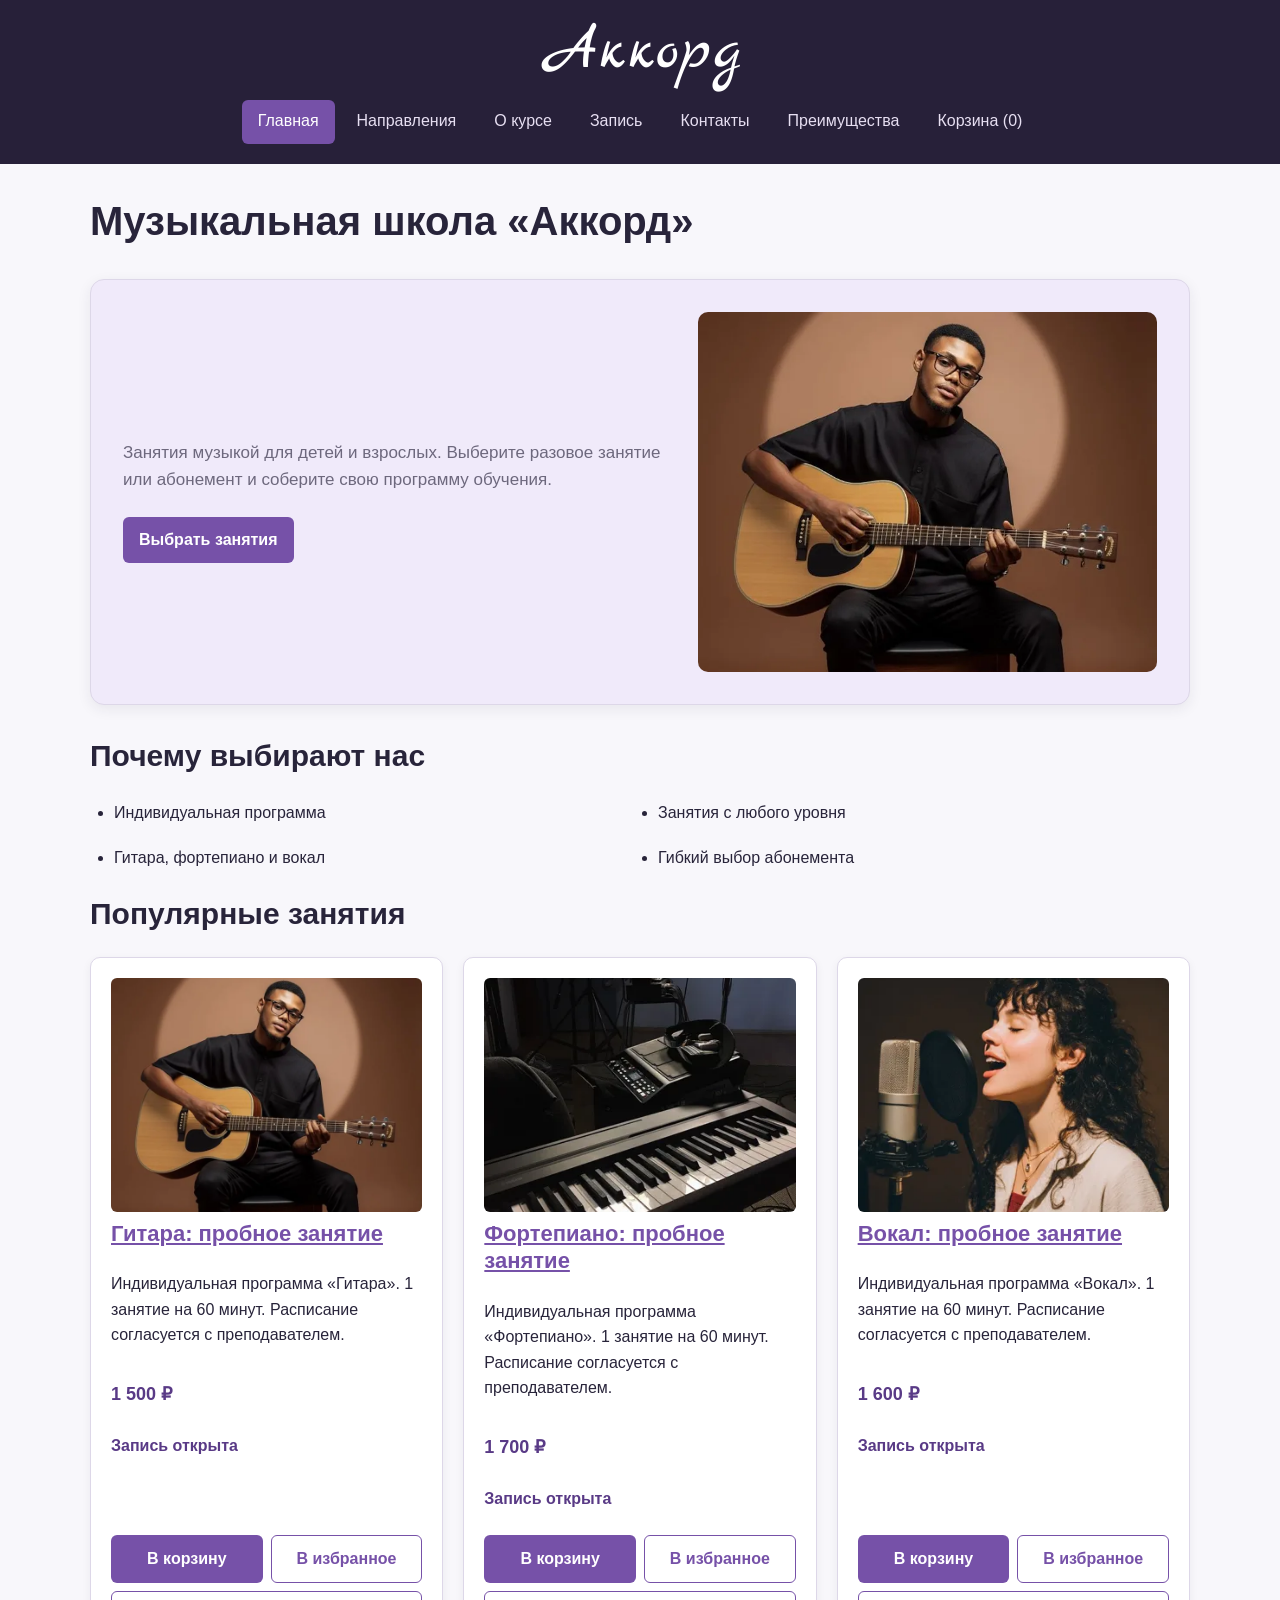
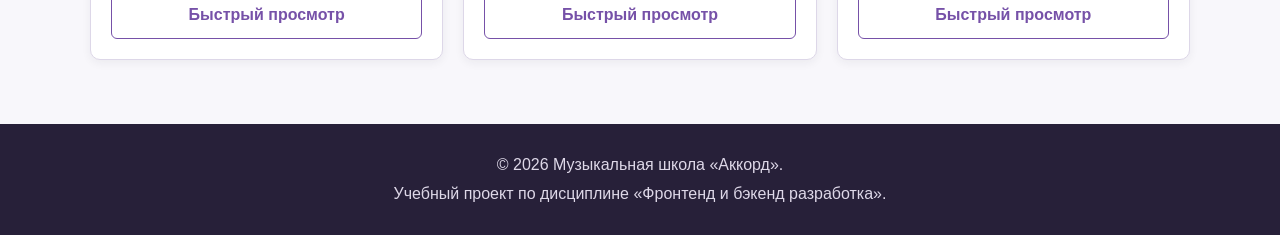
<file: index.html>
<!doctype html>
<html lang="ru">
  <head>
    <meta charset="UTF-8" />
    <!-- Cтрока нужна для правильного отображения страницы на телефонах и планшетах -->
    <meta name="viewport" content="width=device-width, initial-scale=1.0" />
    <meta
      name="description"
      content="Музыкальная школа Аккорд — занятия музыкой для детей и взрослых."
    />

    <meta property="og:type" content="website" />
    <meta property="og:title" content="Музыкальная школа Аккорд" />
    <meta
      property="og:description"
      content="Занятия вокалом, гитарой и фортепиано для детей и взрослых."
    />
    <meta
      property="og:image"
      content="https://zakhar-buldin.github.io/kr4-js-shop/images/guitar.jpg"
    />

    <title>Музыкальная школа «Аккорд» — Аккорд</title>

    <!-- Подключение стилей -->
    <link rel="preconnect" href="https://fonts.googleapis.com" />
    <link rel="preconnect" href="https://fonts.gstatic.com" crossorigin />
    <link
      href="https://fonts.googleapis.com/css2?family=Marck+Script&display=swap"
      rel="stylesheet"
    />

    <link rel="stylesheet" href="css/style.css" />
    <link rel="stylesheet" href="css/responsive.css" />

    <!-- Подключение JavaScript-файла -->
    <!-- defer позволяет не блокировать разбор HTML и гарантирует выполнение скрипта после построения документа-->
    <script src="js/data.js" defer></script>
    <script src="js/cart.js" defer></script>
    <script src="js/modal.js" defer></script>
    <script src="js/catalog.js" defer></script>
    <script src="js/validation.js" defer></script>
    <script src="js/main.js" defer></script>

    <link rel="stylesheet" href="css/shop.css" />
  </head>
  <body>
    <a class="skip-link" href="#main">Перейти к содержимому</a>
    <header class="site-header">
      <div class="site-header__inner">
        <a class="site-header__logo" href="index.html">Аккорд</a>

        <!-- Блок навигации, в котором находятся основные ссылки по сайту или странице -->
        <button
          class="menu-toggle"
          type="button"
          aria-expanded="false"
          aria-controls="main-nav"
          hidden
        >
          Меню
        </button>
        <nav id="main-nav" class="site-nav" aria-label="Основная навигация">
          <ul class="site-nav__list">
            <li class="site-nav__item">
              <a
                class="site-nav__link site-nav__link--active"
                aria-current="page"
                href="index.html"
              >
                Главная
              </a>
            </li>

            <li class="site-nav__item">
              <a class="site-nav__link" href="catalog.html"> Направления </a>
            </li>

            <li class="site-nav__item">
              <a class="site-nav__link" href="product.html"> О курсе </a>
            </li>

            <li class="site-nav__item">
              <a class="site-nav__link" href="order.html"> Запись </a>
            </li>

            <li class="site-nav__item">
              <a class="site-nav__link" href="contacts.html"> Контакты </a>
            </li>

            <li class="site-nav__item">
              <a class="site-nav__link" href="index.html#advantages">
                Преимущества
              </a>
            </li>
            <li>
              <a class="site-nav__link" href="cart.html"
                >Корзина (<span data-cart-count>0</span>)</a
              >
            </li>
          </ul>
        </nav>
      </div>
    </header>

    <main id="main" tabindex="-1">
      <noscript
        ><p>
          Для каталога, корзины и форм включите JavaScript в браузере.
        </p></noscript
      >
      <section class="section">
        <h1>Музыкальная школа «Аккорд»</h1>
        <div class="hero">
          <div>
            <p>
              Занятия музыкой для детей и взрослых. Выберите разовое занятие или
              абонемент и соберите свою программу обучения.
            </p>
            <a class="button button--primary" href="catalog.html"
              >Выбрать занятия</a
            >
          </div>
          <img
            class="hero__image"
            src="images/guitar-720.webp"
            alt="Гитарист"
            width="720"
            height="920"
          />
        </div>
        <section id="advantages">
          <h2>Почему выбирают нас</h2>
          <ul class="advantages-list">
            <li>Индивидуальная программа</li>
            <li>Занятия с любого уровня</li>
            <li>Гитара, фортепиано и вокал</li>
            <li>Гибкий выбор абонемента</li>
          </ul>
        </section>
        <h2>Популярные занятия</h2>
        <div id="featured" class="products-grid"></div>
      </section>
    </main>
    <footer class="site-footer" id="contacts">
      <!-- &copy - HTML-сущность символа авторского права -->
      <p>&copy; 2026 Музыкальная школа «Аккорд».</p>
      <p>Учебный проект по дисциплине «Фронтенд и бэкенд разработка».</p>
    </footer>
    <p id="notice" class="notice" role="status"></p>
    <dialog
      id="course-dialog"
      class="order-dialog"
      aria-labelledby="dialog-title"
    >
      <button type="button" id="dialog-close" class="button button--secondary">
        Закрыть
      </button>
      <h2 id="dialog-title"></h2>
      <p id="dialog-description"></p>
      <p id="dialog-price"></p>
      <button type="button" id="dialog-add" class="button button--primary">
        В корзину
      </button>
    </dialog>
  </body>
</html>
</file>
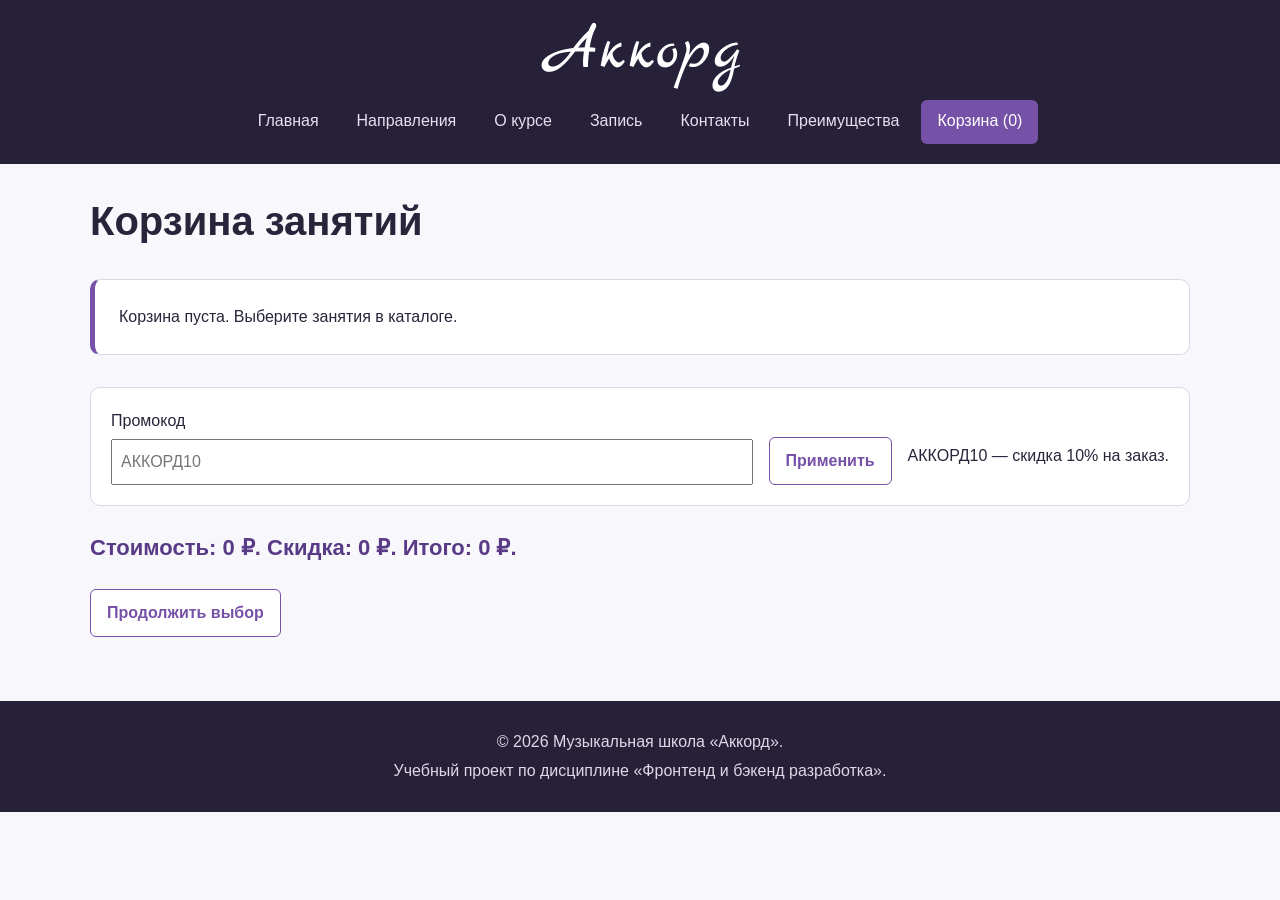
<file: cart.html>
<!doctype html>
<html lang="ru">
  <head>
    <meta charset="UTF-8" />
    <!-- Cтрока нужна для правильного отображения страницы на телефонах и планшетах -->
    <meta name="viewport" content="width=device-width, initial-scale=1.0" />
    <meta
      name="description"
      content="Музыкальная школа Аккорд — занятия музыкой для детей и взрослых."
    />

    <meta property="og:type" content="website" />
    <meta property="og:title" content="Музыкальная школа Аккорд" />
    <meta
      property="og:description"
      content="Занятия вокалом, гитарой и фортепиано для детей и взрослых."
    />
    <meta
      property="og:image"
      content="https://zakhar-buldin.github.io/kr4-js-shop/images/guitar.jpg"
    />

    <title>Корзина занятий — Аккорд</title>

    <!-- Подключение стилей -->
    <link rel="preconnect" href="https://fonts.googleapis.com" />
    <link rel="preconnect" href="https://fonts.gstatic.com" crossorigin />
    <link
      href="https://fonts.googleapis.com/css2?family=Marck+Script&display=swap"
      rel="stylesheet"
    />

    <link rel="stylesheet" href="css/style.css" />
    <link rel="stylesheet" href="css/responsive.css" />

    <!-- Подключение JavaScript-файла -->
    <!-- defer позволяет не блокировать разбор HTML и гарантирует выполнение скрипта после построения документа-->
    <script src="js/data.js" defer></script>
    <script src="js/cart.js" defer></script>
    <script src="js/modal.js" defer></script>
    <script src="js/catalog.js" defer></script>
    <script src="js/validation.js" defer></script>
    <script src="js/main.js" defer></script>

    <link rel="stylesheet" href="css/shop.css" />
  </head>
  <body>
    <a class="skip-link" href="#main">Перейти к содержимому</a>
    <header class="site-header">
      <div class="site-header__inner">
        <a class="site-header__logo" href="index.html">Аккорд</a>

        <!-- Блок навигации, в котором находятся основные ссылки по сайту или странице -->
        <button
          class="menu-toggle"
          type="button"
          aria-expanded="false"
          aria-controls="main-nav"
          hidden
        >
          Меню
        </button>
        <nav id="main-nav" class="site-nav" aria-label="Основная навигация">
          <ul class="site-nav__list">
            <li class="site-nav__item">
              <a class="site-nav__link" href="index.html"> Главная </a>
            </li>

            <li class="site-nav__item">
              <a class="site-nav__link" href="catalog.html"> Направления </a>
            </li>

            <li class="site-nav__item">
              <a class="site-nav__link" href="product.html"> О курсе </a>
            </li>

            <li class="site-nav__item">
              <a class="site-nav__link" href="order.html"> Запись </a>
            </li>

            <li class="site-nav__item">
              <a class="site-nav__link" href="contacts.html"> Контакты </a>
            </li>

            <li class="site-nav__item">
              <a class="site-nav__link" href="index.html#advantages">
                Преимущества
              </a>
            </li>
            <li>
              <a
                class="site-nav__link site-nav__link--active"
                aria-current="page"
                href="cart.html"
                >Корзина (<span data-cart-count>0</span>)</a
              >
            </li>
          </ul>
        </nav>
      </div>
    </header>

    <main id="main" tabindex="-1">
      <noscript
        ><p>
          Для каталога, корзины и форм включите JavaScript в браузере.
        </p></noscript
      >
      <section class="section">
        <h1>Корзина занятий</h1>
        <div id="cart-items"></div>
        <form id="promo-form" class="controls">
          <label>Промокод<input id="promo" placeholder="АККОРД10" /></label
          ><button class="button button--secondary">Применить</button>
          <p id="promo-message" role="status">
            АККОРД10 — скидка 10% на заказ.
          </p>
        </form>
        <p id="cart-total" class="product-details__price" role="status"></p>
        <a id="checkout" class="button button--primary" href="order.html"
          >Оформить заявку</a
        ><a class="button button--secondary" href="catalog.html"
          >Продолжить выбор</a
        >
      </section>
    </main>
    <footer class="site-footer" id="contacts">
      <!-- &copy - HTML-сущность символа авторского права -->
      <p>&copy; 2026 Музыкальная школа «Аккорд».</p>
      <p>Учебный проект по дисциплине «Фронтенд и бэкенд разработка».</p>
    </footer>
    <p id="notice" class="notice" role="status"></p>
    <dialog
      id="course-dialog"
      class="order-dialog"
      aria-labelledby="dialog-title"
    >
      <button type="button" id="dialog-close" class="button button--secondary">
        Закрыть
      </button>
      <h2 id="dialog-title"></h2>
      <p id="dialog-description"></p>
      <p id="dialog-price"></p>
      <button type="button" id="dialog-add" class="button button--primary">
        В корзину
      </button>
    </dialog>
  </body>
</html>
</file>
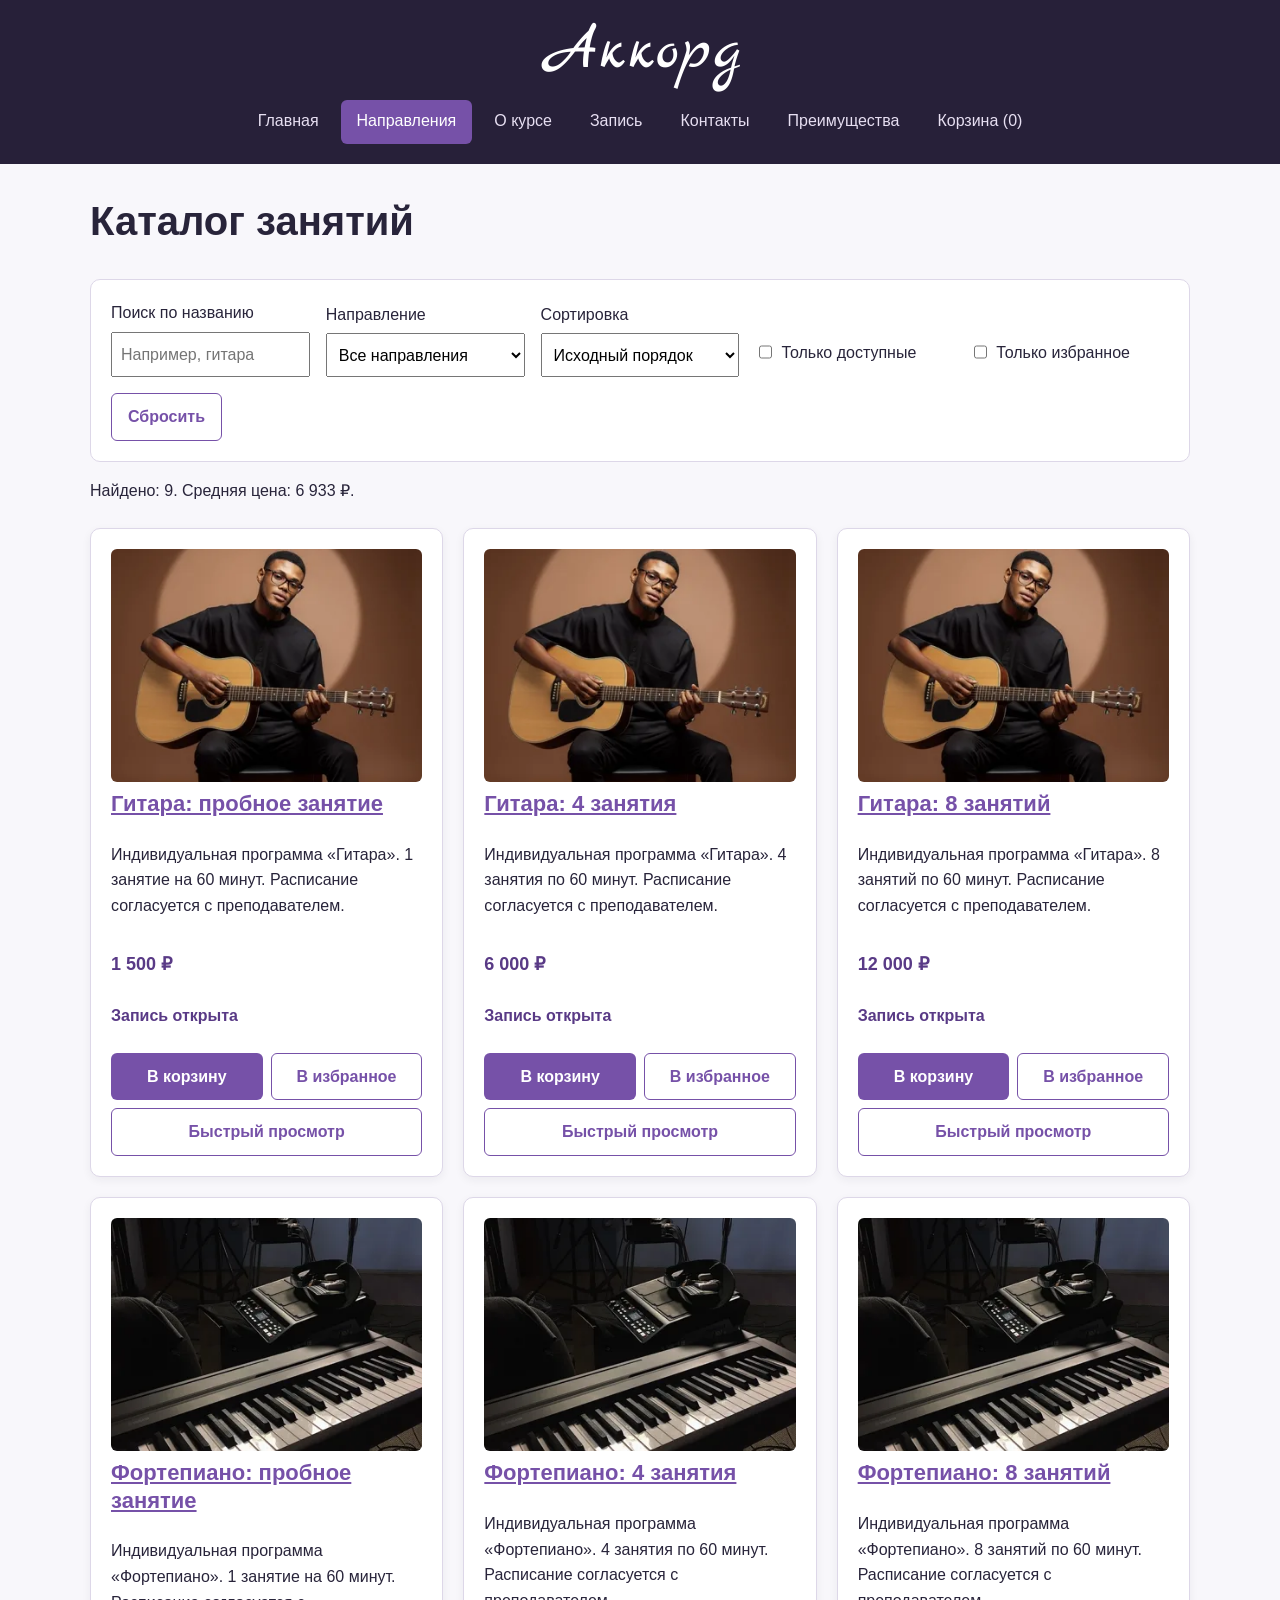
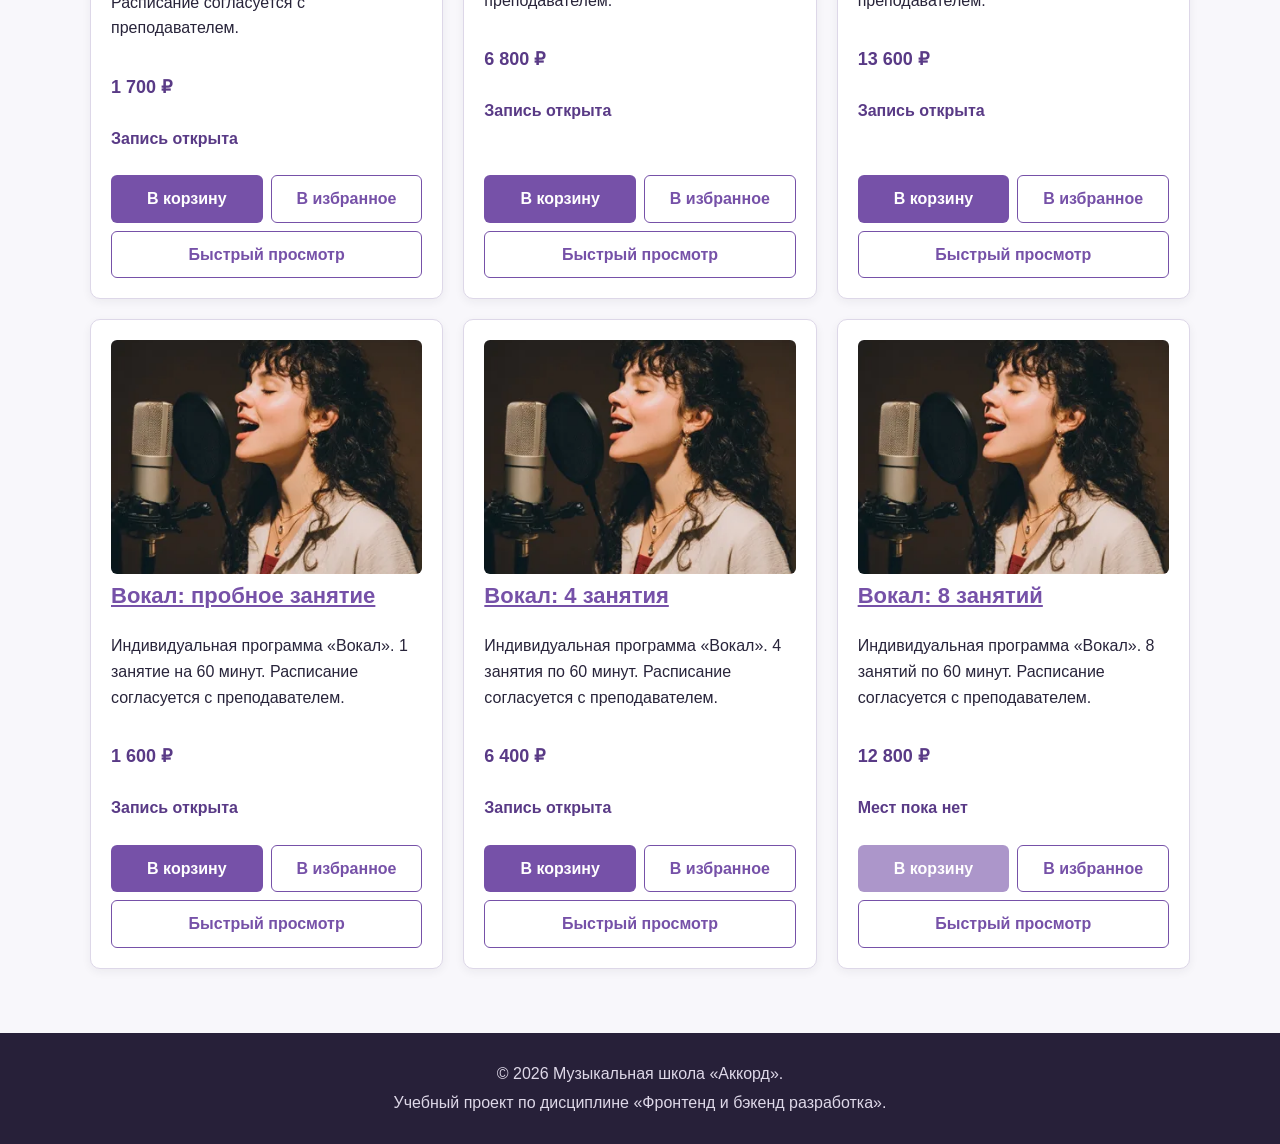
<file: catalog.html>
<!doctype html>
<html lang="ru">
  <head>
    <meta charset="UTF-8" />
    <!-- Cтрока нужна для правильного отображения страницы на телефонах и планшетах -->
    <meta name="viewport" content="width=device-width, initial-scale=1.0" />
    <meta
      name="description"
      content="Музыкальная школа Аккорд — занятия музыкой для детей и взрослых."
    />

    <meta property="og:type" content="website" />
    <meta property="og:title" content="Музыкальная школа Аккорд" />
    <meta
      property="og:description"
      content="Занятия вокалом, гитарой и фортепиано для детей и взрослых."
    />
    <meta
      property="og:image"
      content="https://zakhar-buldin.github.io/kr4-js-shop/images/guitar.jpg"
    />

    <title>Каталог занятий — Аккорд</title>

    <!-- Подключение стилей -->
    <link rel="preconnect" href="https://fonts.googleapis.com" />
    <link rel="preconnect" href="https://fonts.gstatic.com" crossorigin />
    <link
      href="https://fonts.googleapis.com/css2?family=Marck+Script&display=swap"
      rel="stylesheet"
    />

    <link rel="stylesheet" href="css/style.css" />
    <link rel="stylesheet" href="css/responsive.css" />

    <!-- Подключение JavaScript-файла -->
    <!-- defer позволяет не блокировать разбор HTML и гарантирует выполнение скрипта после построения документа-->
    <script src="js/data.js" defer></script>
    <script src="js/cart.js" defer></script>
    <script src="js/modal.js" defer></script>
    <script src="js/catalog.js" defer></script>
    <script src="js/validation.js" defer></script>
    <script src="js/main.js" defer></script>

    <link rel="stylesheet" href="css/shop.css" />
  </head>
  <body>
    <a class="skip-link" href="#main">Перейти к содержимому</a>
    <header class="site-header">
      <div class="site-header__inner">
        <a class="site-header__logo" href="index.html">Аккорд</a>

        <!-- Блок навигации, в котором находятся основные ссылки по сайту или странице -->
        <button
          class="menu-toggle"
          type="button"
          aria-expanded="false"
          aria-controls="main-nav"
          hidden
        >
          Меню
        </button>
        <nav id="main-nav" class="site-nav" aria-label="Основная навигация">
          <ul class="site-nav__list">
            <li class="site-nav__item">
              <a class="site-nav__link" href="index.html"> Главная </a>
            </li>

            <li class="site-nav__item">
              <a
                class="site-nav__link site-nav__link--active"
                aria-current="page"
                href="catalog.html"
              >
                Направления
              </a>
            </li>

            <li class="site-nav__item">
              <a class="site-nav__link" href="product.html"> О курсе </a>
            </li>

            <li class="site-nav__item">
              <a class="site-nav__link" href="order.html"> Запись </a>
            </li>

            <li class="site-nav__item">
              <a class="site-nav__link" href="contacts.html"> Контакты </a>
            </li>

            <li class="site-nav__item">
              <a class="site-nav__link" href="index.html#advantages">
                Преимущества
              </a>
            </li>
            <li>
              <a class="site-nav__link" href="cart.html"
                >Корзина (<span data-cart-count>0</span>)</a
              >
            </li>
          </ul>
        </nav>
      </div>
    </header>

    <main id="main" tabindex="-1">
      <noscript
        ><p>
          Для каталога, корзины и форм включите JavaScript в браузере.
        </p></noscript
      >
      <section class="section">
        <h1>Каталог занятий</h1>
        <form id="catalog-controls" class="controls">
          <label
            >Поиск по названию<input
              id="search"
              type="search"
              placeholder="Например, гитара" /></label
          ><label
            >Направление<select id="category">
              <option value="all">Все направления</option>
              <option value="guitar">Гитара</option>
              <option value="piano">Фортепиано</option>
              <option value="vocal">Вокал</option>
            </select></label
          ><label
            >Сортировка<select id="sort">
              <option value="default">Исходный порядок</option>
              <option value="asc">Сначала дешевле</option>
              <option value="desc">Сначала дороже</option>
              <option value="title">По названию</option>
            </select></label
          ><label
            ><input id="available" type="checkbox" /> Только доступные</label
          ><label
            ><input id="favorites-only" type="checkbox" /> Только
            избранное</label
          ><button class="button button--secondary" type="reset">
            Сбросить
          </button>
        </form>
        <p id="catalog-summary" role="status"></p>
        <div id="catalog" class="products-grid"></div>
        <div id="empty" class="aside-info" hidden>
          <h2>Ничего не найдено</h2>
          <p>Попробуйте другое название или сбросьте условия.</p>
          <button id="reset-empty" class="button button--primary">
            Сбросить фильтры
          </button>
        </div>
      </section>
    </main>
    <footer class="site-footer" id="contacts">
      <!-- &copy - HTML-сущность символа авторского права -->
      <p>&copy; 2026 Музыкальная школа «Аккорд».</p>
      <p>Учебный проект по дисциплине «Фронтенд и бэкенд разработка».</p>
    </footer>
    <p id="notice" class="notice" role="status"></p>
    <dialog
      id="course-dialog"
      class="order-dialog"
      aria-labelledby="dialog-title"
    >
      <button type="button" id="dialog-close" class="button button--secondary">
        Закрыть
      </button>
      <h2 id="dialog-title"></h2>
      <p id="dialog-description"></p>
      <p id="dialog-price"></p>
      <button type="button" id="dialog-add" class="button button--primary">
        В корзину
      </button>
    </dialog>
  </body>
</html>
</file>
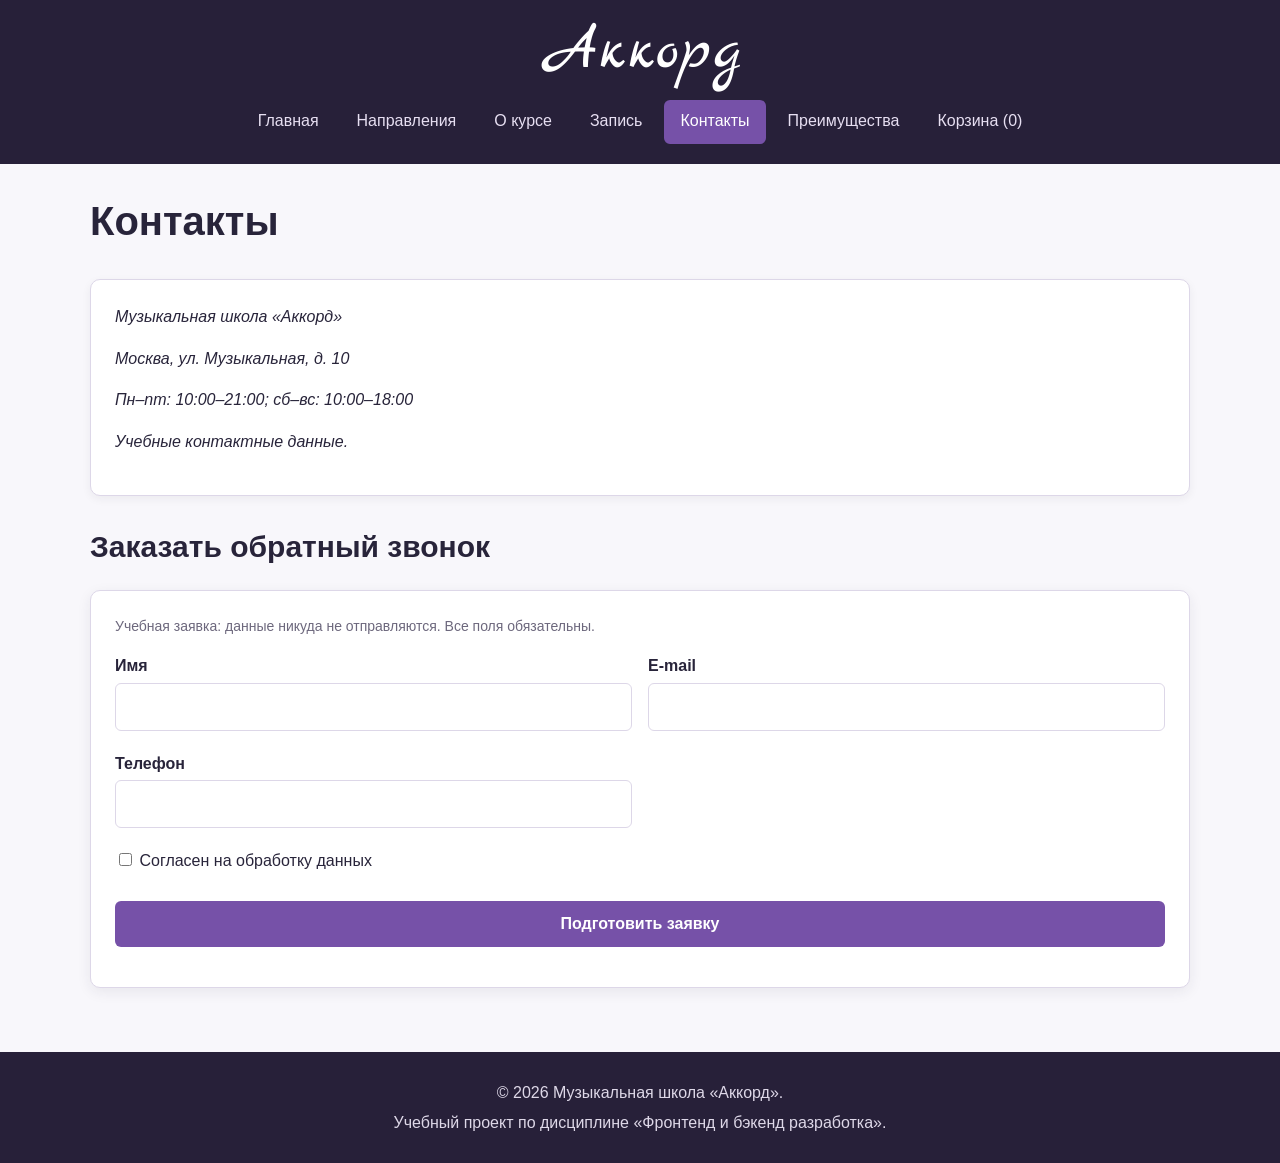
<file: contacts.html>
<!doctype html>
<html lang="ru">
  <head>
    <meta charset="UTF-8" />
    <!-- Cтрока нужна для правильного отображения страницы на телефонах и планшетах -->
    <meta name="viewport" content="width=device-width, initial-scale=1.0" />
    <meta
      name="description"
      content="Музыкальная школа Аккорд — занятия музыкой для детей и взрослых."
    />

    <meta property="og:type" content="website" />
    <meta property="og:title" content="Музыкальная школа Аккорд" />
    <meta
      property="og:description"
      content="Занятия вокалом, гитарой и фортепиано для детей и взрослых."
    />
    <meta
      property="og:image"
      content="https://zakhar-buldin.github.io/kr4-js-shop/images/guitar.jpg"
    />

    <title>Контакты — Аккорд</title>

    <!-- Подключение стилей -->
    <link rel="preconnect" href="https://fonts.googleapis.com" />
    <link rel="preconnect" href="https://fonts.gstatic.com" crossorigin />
    <link
      href="https://fonts.googleapis.com/css2?family=Marck+Script&display=swap"
      rel="stylesheet"
    />

    <link rel="stylesheet" href="css/style.css" />
    <link rel="stylesheet" href="css/responsive.css" />

    <!-- Подключение JavaScript-файла -->
    <!-- defer позволяет не блокировать разбор HTML и гарантирует выполнение скрипта после построения документа-->
    <script src="js/data.js" defer></script>
    <script src="js/cart.js" defer></script>
    <script src="js/modal.js" defer></script>
    <script src="js/catalog.js" defer></script>
    <script src="js/validation.js" defer></script>
    <script src="js/main.js" defer></script>

    <link rel="stylesheet" href="css/shop.css" />
  </head>
  <body>
    <a class="skip-link" href="#main">Перейти к содержимому</a>
    <header class="site-header">
      <div class="site-header__inner">
        <a class="site-header__logo" href="index.html">Аккорд</a>

        <!-- Блок навигации, в котором находятся основные ссылки по сайту или странице -->
        <button
          class="menu-toggle"
          type="button"
          aria-expanded="false"
          aria-controls="main-nav"
          hidden
        >
          Меню
        </button>
        <nav id="main-nav" class="site-nav" aria-label="Основная навигация">
          <ul class="site-nav__list">
            <li class="site-nav__item">
              <a class="site-nav__link" href="index.html"> Главная </a>
            </li>

            <li class="site-nav__item">
              <a class="site-nav__link" href="catalog.html"> Направления </a>
            </li>

            <li class="site-nav__item">
              <a class="site-nav__link" href="product.html"> О курсе </a>
            </li>

            <li class="site-nav__item">
              <a class="site-nav__link" href="order.html"> Запись </a>
            </li>

            <li class="site-nav__item">
              <a
                class="site-nav__link site-nav__link--active"
                aria-current="page"
                href="contacts.html"
              >
                Контакты
              </a>
            </li>

            <li class="site-nav__item">
              <a class="site-nav__link" href="index.html#advantages">
                Преимущества
              </a>
            </li>
            <li>
              <a class="site-nav__link" href="cart.html"
                >Корзина (<span data-cart-count>0</span>)</a
              >
            </li>
          </ul>
        </nav>
      </div>
    </header>

    <main id="main" tabindex="-1">
      <noscript
        ><p>
          Для каталога, корзины и форм включите JavaScript в браузере.
        </p></noscript
      >
      <section class="section">
        <h1>Контакты</h1>
        <address class="contacts-section">
          Музыкальная школа «Аккорд»
          <p>Москва, ул. Музыкальная, д. 10</p>
          <p>Пн–пт: 10:00–21:00; сб–вс: 10:00–18:00</p>
          <p>Учебные контактные данные.</p>
        </address>
        <h2>Заказать обратный звонок</h2>
        <form id="request-form" class="order-form order-form--page" novalidate>
          <p class="form-note">
            Учебная заявка: данные никуда не отправляются. Все поля обязательны.
          </p>
          <div class="order-form__field">
            <label for="name" class="order-form__label">Имя</label
            ><input
              class="order-form__input"
              id="name"
              name="name"
              type="text"
              autocomplete="name"
              aria-describedby="name-error"
              required
            />
            <p id="name-error" class="field-error"></p>
          </div>
          <div class="order-form__field">
            <label for="email" class="order-form__label">E-mail</label
            ><input
              class="order-form__input"
              id="email"
              name="email"
              type="email"
              autocomplete="email"
              aria-describedby="email-error"
              required
            />
            <p id="email-error" class="field-error"></p>
          </div>
          <div class="order-form__field">
            <label for="phone" class="order-form__label">Телефон</label
            ><input
              class="order-form__input"
              id="phone"
              name="phone"
              type="tel"
              autocomplete="tel"
              aria-describedby="phone-error"
              required
            />
            <p id="phone-error" class="field-error"></p>
          </div>
          <div class="order-form__field order-form__field--wide">
            <label
              ><input
                id="agreement"
                type="checkbox"
                aria-describedby="agreement-error"
                required
              />
              Согласен на обработку данных</label
            >
            <p id="agreement-error" class="field-error"></p>
          </div>
          <div class="order-form__actions">
            <button id="submit-request" class="button button--primary">
              Подготовить заявку
            </button>
          </div>
          <p id="form-status" class="form-note" role="status" tabindex="-1"></p>
        </form>
      </section>
    </main>
    <footer class="site-footer" id="contacts">
      <!-- &copy - HTML-сущность символа авторского права -->
      <p>&copy; 2026 Музыкальная школа «Аккорд».</p>
      <p>Учебный проект по дисциплине «Фронтенд и бэкенд разработка».</p>
    </footer>
    <p id="notice" class="notice" role="status"></p>
    <dialog
      id="course-dialog"
      class="order-dialog"
      aria-labelledby="dialog-title"
    >
      <button type="button" id="dialog-close" class="button button--secondary">
        Закрыть
      </button>
      <h2 id="dialog-title"></h2>
      <p id="dialog-description"></p>
      <p id="dialog-price"></p>
      <button type="button" id="dialog-add" class="button button--primary">
        В корзину
      </button>
    </dialog>
  </body>
</html>
</file>
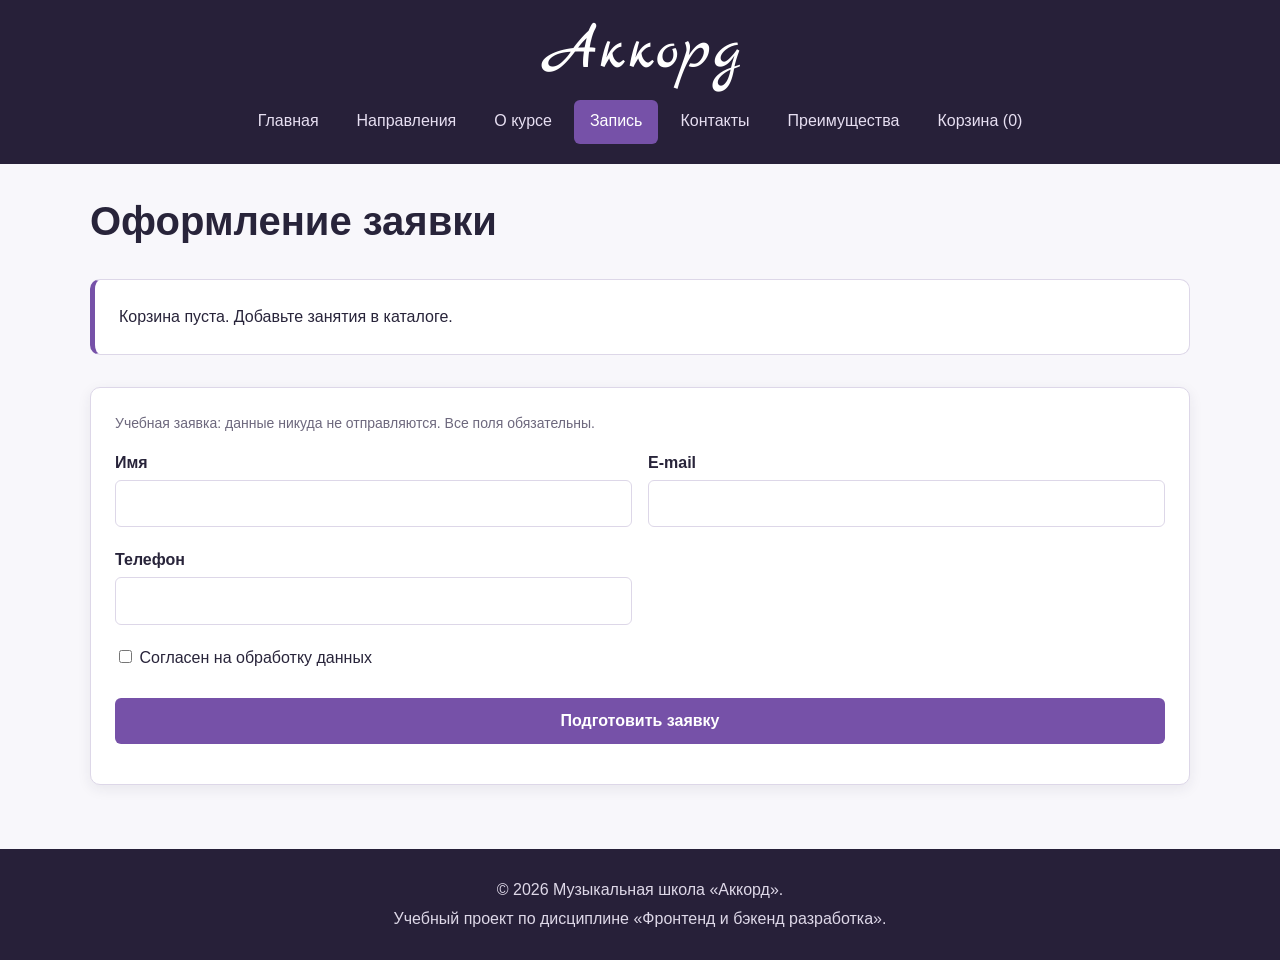
<file: order.html>
<!doctype html>
<html lang="ru">
  <head>
    <meta charset="UTF-8" />
    <!-- Cтрока нужна для правильного отображения страницы на телефонах и планшетах -->
    <meta name="viewport" content="width=device-width, initial-scale=1.0" />
    <meta
      name="description"
      content="Музыкальная школа Аккорд — занятия музыкой для детей и взрослых."
    />

    <meta property="og:type" content="website" />
    <meta property="og:title" content="Музыкальная школа Аккорд" />
    <meta
      property="og:description"
      content="Занятия вокалом, гитарой и фортепиано для детей и взрослых."
    />
    <meta
      property="og:image"
      content="https://zakhar-buldin.github.io/kr4-js-shop/images/guitar.jpg"
    />

    <title>Оформление заявки — Аккорд</title>

    <!-- Подключение стилей -->
    <link rel="preconnect" href="https://fonts.googleapis.com" />
    <link rel="preconnect" href="https://fonts.gstatic.com" crossorigin />
    <link
      href="https://fonts.googleapis.com/css2?family=Marck+Script&display=swap"
      rel="stylesheet"
    />

    <link rel="stylesheet" href="css/style.css" />
    <link rel="stylesheet" href="css/responsive.css" />

    <!-- Подключение JavaScript-файла -->
    <!-- defer позволяет не блокировать разбор HTML и гарантирует выполнение скрипта после построения документа-->
    <script src="js/data.js" defer></script>
    <script src="js/cart.js" defer></script>
    <script src="js/modal.js" defer></script>
    <script src="js/catalog.js" defer></script>
    <script src="js/validation.js" defer></script>
    <script src="js/main.js" defer></script>

    <link rel="stylesheet" href="css/shop.css" />
  </head>
  <body>
    <a class="skip-link" href="#main">Перейти к содержимому</a>
    <header class="site-header">
      <div class="site-header__inner">
        <a class="site-header__logo" href="index.html">Аккорд</a>

        <!-- Блок навигации, в котором находятся основные ссылки по сайту или странице -->
        <button
          class="menu-toggle"
          type="button"
          aria-expanded="false"
          aria-controls="main-nav"
          hidden
        >
          Меню
        </button>
        <nav id="main-nav" class="site-nav" aria-label="Основная навигация">
          <ul class="site-nav__list">
            <li class="site-nav__item">
              <a class="site-nav__link" href="index.html"> Главная </a>
            </li>

            <li class="site-nav__item">
              <a class="site-nav__link" href="catalog.html"> Направления </a>
            </li>

            <li class="site-nav__item">
              <a class="site-nav__link" href="product.html"> О курсе </a>
            </li>

            <li class="site-nav__item">
              <a
                class="site-nav__link site-nav__link--active"
                aria-current="page"
                href="order.html"
              >
                Запись
              </a>
            </li>

            <li class="site-nav__item">
              <a class="site-nav__link" href="contacts.html"> Контакты </a>
            </li>

            <li class="site-nav__item">
              <a class="site-nav__link" href="index.html#advantages">
                Преимущества
              </a>
            </li>
            <li>
              <a class="site-nav__link" href="cart.html"
                >Корзина (<span data-cart-count>0</span>)</a
              >
            </li>
          </ul>
        </nav>
      </div>
    </header>

    <main id="main" tabindex="-1">
      <noscript
        ><p>
          Для каталога, корзины и форм включите JavaScript в браузере.
        </p></noscript
      >
      <section class="section">
        <h1>Оформление заявки</h1>
        <div id="order-summary" class="aside-info"></div>
        <form id="request-form" class="order-form order-form--page" novalidate>
          <p class="form-note">
            Учебная заявка: данные никуда не отправляются. Все поля обязательны.
          </p>
          <div class="order-form__field">
            <label for="name" class="order-form__label">Имя</label
            ><input
              class="order-form__input"
              id="name"
              name="name"
              type="text"
              autocomplete="name"
              aria-describedby="name-error"
              required
            />
            <p id="name-error" class="field-error"></p>
          </div>
          <div class="order-form__field">
            <label for="email" class="order-form__label">E-mail</label
            ><input
              class="order-form__input"
              id="email"
              name="email"
              type="email"
              autocomplete="email"
              aria-describedby="email-error"
              required
            />
            <p id="email-error" class="field-error"></p>
          </div>
          <div class="order-form__field">
            <label for="phone" class="order-form__label">Телефон</label
            ><input
              class="order-form__input"
              id="phone"
              name="phone"
              type="tel"
              autocomplete="tel"
              aria-describedby="phone-error"
              required
            />
            <p id="phone-error" class="field-error"></p>
          </div>
          <div class="order-form__field order-form__field--wide">
            <label
              ><input
                id="agreement"
                type="checkbox"
                aria-describedby="agreement-error"
                required
              />
              Согласен на обработку данных</label
            >
            <p id="agreement-error" class="field-error"></p>
          </div>
          <div class="order-form__actions">
            <button id="submit-request" class="button button--primary">
              Подготовить заявку
            </button>
          </div>
          <p id="form-status" class="form-note" role="status" tabindex="-1"></p>
        </form>
      </section>
    </main>
    <footer class="site-footer" id="contacts">
      <!-- &copy - HTML-сущность символа авторского права -->
      <p>&copy; 2026 Музыкальная школа «Аккорд».</p>
      <p>Учебный проект по дисциплине «Фронтенд и бэкенд разработка».</p>
    </footer>
    <p id="notice" class="notice" role="status"></p>
    <dialog
      id="course-dialog"
      class="order-dialog"
      aria-labelledby="dialog-title"
    >
      <button type="button" id="dialog-close" class="button button--secondary">
        Закрыть
      </button>
      <h2 id="dialog-title"></h2>
      <p id="dialog-description"></p>
      <p id="dialog-price"></p>
      <button type="button" id="dialog-add" class="button button--primary">
        В корзину
      </button>
    </dialog>
  </body>
</html>
</file>
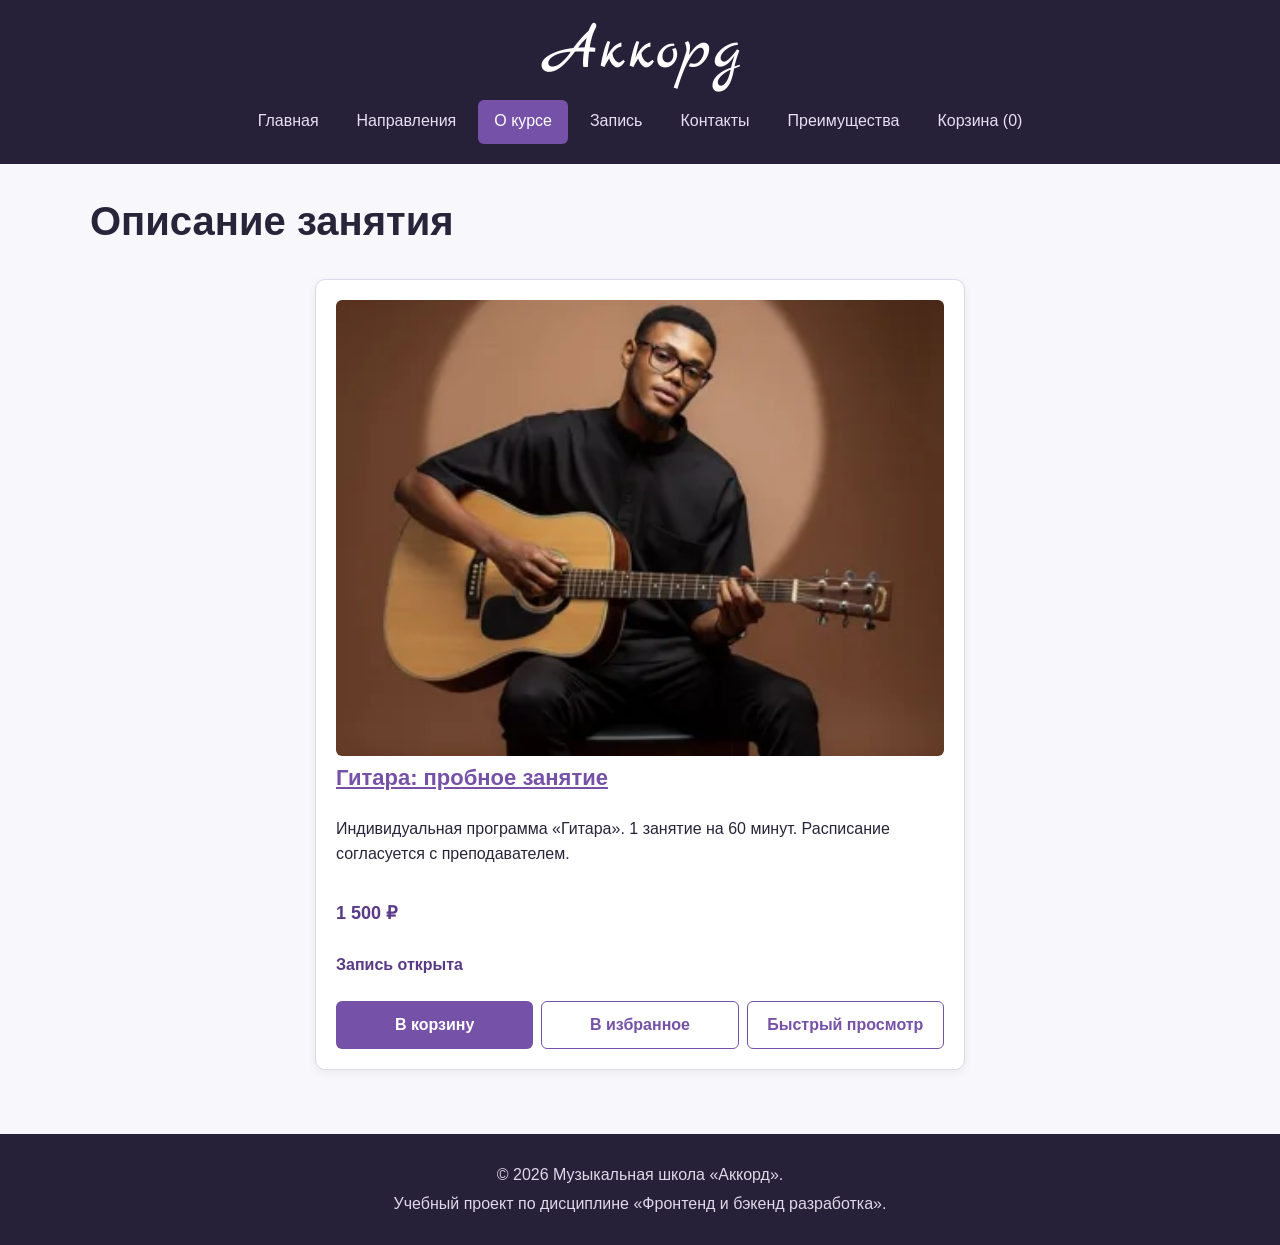
<file: product.html>
<!doctype html>
<html lang="ru">
  <head>
    <meta charset="UTF-8" />
    <!-- Cтрока нужна для правильного отображения страницы на телефонах и планшетах -->
    <meta name="viewport" content="width=device-width, initial-scale=1.0" />
    <meta
      name="description"
      content="Музыкальная школа Аккорд — занятия музыкой для детей и взрослых."
    />

    <meta property="og:type" content="website" />
    <meta property="og:title" content="Музыкальная школа Аккорд" />
    <meta
      property="og:description"
      content="Занятия вокалом, гитарой и фортепиано для детей и взрослых."
    />
    <meta
      property="og:image"
      content="https://zakhar-buldin.github.io/kr4-js-shop/images/guitar.jpg"
    />

    <title>Описание занятия — Аккорд</title>

    <!-- Подключение стилей -->
    <link rel="preconnect" href="https://fonts.googleapis.com" />
    <link rel="preconnect" href="https://fonts.gstatic.com" crossorigin />
    <link
      href="https://fonts.googleapis.com/css2?family=Marck+Script&display=swap"
      rel="stylesheet"
    />

    <link rel="stylesheet" href="css/style.css" />
    <link rel="stylesheet" href="css/responsive.css" />

    <!-- Подключение JavaScript-файла -->
    <!-- defer позволяет не блокировать разбор HTML и гарантирует выполнение скрипта после построения документа-->
    <script src="js/data.js" defer></script>
    <script src="js/cart.js" defer></script>
    <script src="js/modal.js" defer></script>
    <script src="js/catalog.js" defer></script>
    <script src="js/validation.js" defer></script>
    <script src="js/main.js" defer></script>

    <link rel="stylesheet" href="css/shop.css" />
  </head>
  <body>
    <a class="skip-link" href="#main">Перейти к содержимому</a>
    <header class="site-header">
      <div class="site-header__inner">
        <a class="site-header__logo" href="index.html">Аккорд</a>

        <!-- Блок навигации, в котором находятся основные ссылки по сайту или странице -->
        <button
          class="menu-toggle"
          type="button"
          aria-expanded="false"
          aria-controls="main-nav"
          hidden
        >
          Меню
        </button>
        <nav id="main-nav" class="site-nav" aria-label="Основная навигация">
          <ul class="site-nav__list">
            <li class="site-nav__item">
              <a class="site-nav__link" href="index.html"> Главная </a>
            </li>

            <li class="site-nav__item">
              <a class="site-nav__link" href="catalog.html"> Направления </a>
            </li>

            <li class="site-nav__item">
              <a
                class="site-nav__link site-nav__link--active"
                aria-current="page"
                href="product.html"
              >
                О курсе
              </a>
            </li>

            <li class="site-nav__item">
              <a class="site-nav__link" href="order.html"> Запись </a>
            </li>

            <li class="site-nav__item">
              <a class="site-nav__link" href="contacts.html"> Контакты </a>
            </li>

            <li class="site-nav__item">
              <a class="site-nav__link" href="index.html#advantages">
                Преимущества
              </a>
            </li>
            <li>
              <a class="site-nav__link" href="cart.html"
                >Корзина (<span data-cart-count>0</span>)</a
              >
            </li>
          </ul>
        </nav>
      </div>
    </header>

    <main id="main" tabindex="-1">
      <noscript
        ><p>
          Для каталога, корзины и форм включите JavaScript в браузере.
        </p></noscript
      >
      <section class="section">
        <h1>Описание занятия</h1>
        <div id="product-view"></div>
      </section>
    </main>
    <footer class="site-footer" id="contacts">
      <!-- &copy - HTML-сущность символа авторского права -->
      <p>&copy; 2026 Музыкальная школа «Аккорд».</p>
      <p>Учебный проект по дисциплине «Фронтенд и бэкенд разработка».</p>
    </footer>
    <p id="notice" class="notice" role="status"></p>
    <dialog
      id="course-dialog"
      class="order-dialog"
      aria-labelledby="dialog-title"
    >
      <button type="button" id="dialog-close" class="button button--secondary">
        Закрыть
      </button>
      <h2 id="dialog-title"></h2>
      <p id="dialog-description"></p>
      <p id="dialog-price"></p>
      <button type="button" id="dialog-add" class="button button--primary">
        В корзину
      </button>
    </dialog>
  </body>
</html>
</file>
<file: css/style.css>
/* ===============================
   1. Переменные проекта
   =============================== */

:root {
  /* Основные цвета проекта */
  --color-bg: #f8f7fb;
  --color-text: #28243a;
  --color-muted: #6d687d;
  --color-primary: #7651a8;
  --color-primary-dark: #593a86;
  --color-border: #ddd7e8;
  --color-surface: #ffffff;
  --color-surface-accent: #f0eafa;
  --color-header: #272039;
  --color-danger: #b00020;
  --color-success: #126b26;
  --color-success-bg: #eefaf0;
  --color-white: #ffffff;

  /* Отступы */
  --space-xs: 4px;
  --space-sm: 8px;
  --space-md: 16px;
  --space-lg: 24px;
  --space-xl: 32px;

  /* Скругления */
  --radius-sm: 6px;
  --radius-md: 10px;
  --radius-lg: 14px;

  /* Размеры */
  --container-width: 1100px;
}

/* ===============================
   2. Базовые стили
   =============================== */

/* '*' - это универсальный селектор, то есть применяется ко всем элементам. */
* {
  box-sizing: border-box;
}

html {
  scroll-behavior: smooth;
}

body {
  margin: 0;
  font-family: Arial, sans-serif;
  line-height: 1.6;
  color: var(--color-text);
  background-color: var(--color-bg);
}

main {
  padding: var(--space-xl) var(--space-lg);
}

h1,
h2,
h3 {
  line-height: 1.25;
}

h1 {
  margin-top: 0;
}

img {
  max-width: 100%;
}

/* ===============================
   3. Шапка и навигация
   =============================== */

.site-header {
  padding: var(--space-lg);
  background-color: var(--color-header);
}

.site-header__inner {
  max-width: var(--container-width);
  margin: 0 auto;
}

.site-header__logo {
  display: block;
  margin-bottom: var(--space-md);
  font-family: "Marck Script", cursive;
  font-size: 64px;
  line-height: 1;
  font-weight: 400;
  color: var(--color-white);
  text-align: center;
  text-decoration: none;
}

.site-header__logo:hover {
  color: var(--color-white);
  opacity: 0.95;
}

/* Flexbox удобен для навигации, 
   потому что пункты меню можно располагать в одну строку и выравнивать по центру.*/
.site-nav__list {
  display: flex;
  flex-wrap: wrap;
  justify-content: center;
  align-items: center;
  gap: var(--space-sm);
  padding: 0;
  margin: 0;
  list-style: none;
}

.site-nav__item {
  display: block;
}

.site-nav__link {
  display: inline-block;
  padding: var(--space-sm) var(--space-md);
  color: #e7dff2;
  text-decoration: none;
  border-radius: var(--radius-sm);
}

/* :hover срабатывает при наведении мыши. */
.site-nav__link:hover {
  color: var(--color-white);
  background-color: var(--color-primary);
}

/* :focus-visible показывает фокус, например при навигации клавишей Tab. */
.site-nav__link:focus-visible {
  outline: 2px solid var(--color-white);
  outline-offset: 3px;
}

.site-nav__link--active {
  color: var(--color-white);
  background-color: var(--color-primary);
}

/* ===============================
   4. Общие элементы интерфейса
   =============================== */

a {
  color: var(--color-primary);
}

a:hover {
  color: var(--color-primary-dark);
}

a:focus-visible {
  outline: 2px solid var(--color-primary);
  outline-offset: 3px;
}

.button {
  display: inline-block;
  padding: 10px var(--space-md);
  font: inherit;
  font-weight: 600;
  text-align: center;
  text-decoration: none;
  border: none;
  border-radius: var(--radius-sm);
  cursor: pointer;
}

.button--primary {
  color: var(--color-white);
  background-color: var(--color-primary);
}

.button--primary:hover {
  color: var(--color-white);
  background-color: var(--color-primary-dark);
}

.button--secondary {
  color: var(--color-primary);
  background-color: var(--color-white);
  border: 1px solid var(--color-primary);
}

.button--secondary:hover {
  color: var(--color-white);
  background-color: var(--color-primary);
}

.button:focus-visible {
  outline: 2px solid var(--color-primary);
  outline-offset: 3px;
}

.button:disabled,
.button--disabled {
  opacity: 0.6;
  cursor: not-allowed;
}

/* ===============================
   5. Основные блоки страницы
   =============================== */

.hero {
  max-width: var(--container-width);
  margin: 0 auto var(--space-xl);
  padding: 48px var(--space-xl);
  background-color: var(--color-surface-accent);
  border: 1px solid var(--color-border);
  border-radius: var(--radius-lg);
  box-shadow: 0 4px 14px rgba(40, 36, 58, 0.08);
}

.hero h1 {
  margin-bottom: var(--space-md);
  font-size: 36px;
}

.hero p {
  max-width: 700px;
  margin-bottom: var(--space-lg);
  color: var(--color-muted);
  font-size: 18px;
}

.section {
  max-width: var(--container-width);
  margin: 0 auto var(--space-xl);
}

.section h1,
.section h2 {
  margin-top: 0;
}

.advantages-list {
  padding-left: var(--space-lg);
}

.advantages-list li {
  margin-bottom: var(--space-sm);
}

.aside-info {
  max-width: var(--container-width);
  margin: 0 auto var(--space-xl);
  padding: var(--space-lg);
  border: 1px solid var(--color-border);
  border-left: 5px solid var(--color-primary);
  border-radius: var(--radius-md);
  background-color: var(--color-surface);
}

.aside-info h2 {
  margin-top: 0;
}

/* ===============================
   6. Карточки направлений
   =============================== */

/* grid создаёт три одинаковых столбца для карточек. 1fr — одна доля свободного пространства */
.products-grid {
  display: grid;
  grid-template-columns: repeat(3, 1fr);
  gap: var(--space-lg);
}

.product-card {
  display: flex;
  flex-direction: column;
  gap: var(--space-sm);
  padding: var(--space-lg);
  border: 1px solid var(--color-border);
  border-radius: var(--radius-md);
  background-color: var(--color-surface);
  box-shadow: 0 3px 10px rgba(40, 36, 58, 0.06);
}

.product-card:hover {
  border-color: var(--color-primary);
  box-shadow: 0 5px 14px rgba(40, 36, 58, 0.12);
}

.product-card--featured {
  border: 2px solid var(--color-primary);
}

.product-card__title {
  margin: 0;
  font-size: 22px;
}

.product-card__description {
  margin: 0;
  color: var(--color-muted);
}

.product-card__price {
  margin: var(--space-sm) 0 0;
  font-size: 18px;
  font-weight: 700;
  color: var(--color-primary-dark);
}

.product-card__button {
  margin-top: auto;
  align-self: flex-start;
}

/* ===============================
   7. Хлебные крошки
   =============================== */

.breadcrumbs {
  max-width: var(--container-width);
  margin: 0 auto var(--space-lg);
  font-size: 14px;
  color: var(--color-muted);
}

.breadcrumbs__link {
  color: var(--color-primary);
}

.breadcrumbs__current::before {
  content: " / ";
  color: var(--color-muted);
}

/* ===============================
   8. Каталог
   =============================== */

.catalog-layout {
  max-width: var(--container-width);
  margin: 0 auto var(--space-xl);
  display: grid;
  grid-template-columns: 260px 1fr;
  grid-template-areas: "filters products";
  gap: var(--space-lg);
}

.catalog-filters {
  grid-area: filters;
  align-self: start;
  padding: var(--space-lg);
  border: 1px solid var(--color-border);
  border-radius: var(--radius-md);
  background-color: var(--color-surface);
  box-shadow: 0 3px 10px rgba(40, 36, 58, 0.06);
}

.catalog-filters__title {
  margin-top: 0;
}

.catalog-filters__form {
  display: grid;
  gap: var(--space-md);
}

.catalog-filters__group {
  margin: 0;
  padding: var(--space-md);
  border: 1px solid var(--color-border);
  border-radius: var(--radius-sm);
}

.catalog-filters__legend {
  padding: 0 var(--space-xs);
  font-weight: 700;
}

.catalog-filters__label {
  display: block;
  margin-bottom: var(--space-sm);
}

.catalog-filters__label:last-child {
  margin-bottom: 0;
}

.catalog-filters__checkbox {
  margin-right: var(--space-xs);
}

.catalog-filters__input {
  width: 100%;
  padding: 9px 10px;
  margin-bottom: var(--space-sm);
  border: 1px solid var(--color-border);
  border-radius: var(--radius-sm);
  font: inherit;
  background-color: var(--color-white);
}

.catalog-filters__input:hover {
  border-color: var(--color-primary);
}

.catalog-filters__input:focus-visible {
  outline: 2px solid var(--color-primary);
  outline-offset: 2px;
}

.catalog-layout__products {
  grid-area: products;
}

.catalog-layout__products h2 {
  margin-top: 0;
}

/* ===============================
   9. Страница курса
   =============================== */

.product-details {
  max-width: var(--container-width);
  margin: 0 auto var(--space-xl);
  padding: var(--space-lg);
  display: grid;
  grid-template-columns: 1fr 1fr;
  gap: var(--space-xl);
  border: 1px solid var(--color-border);
  border-radius: var(--radius-lg);
  background-color: var(--color-surface);
  box-shadow: 0 4px 14px rgba(40, 36, 58, 0.08);
}

/* relative = "относительно меня" */
.product-details__image-wrapper {
  position: relative;
}

.product-details__image {
  display: block;
  width: 100%;
  border-radius: var(--radius-md);
}

/* absolute = "поставь меня в конкретное место" */
/* z-index: 1 показывает бейдж поверх элемента с более низким слоем, в данном случае поверх image */
.product-details__badge {
  position: absolute;
  top: var(--space-md);
  right: var(--space-md);
  padding: 6px 10px;
  color: var(--color-white);
  font-size: 14px;
  font-weight: 700;
  background-color: var(--color-primary);
  border-radius: var(--radius-sm);
  z-index: 1;
}

.product-details__content {
  align-self: center;
}

.product-details__title {
  margin-top: 0;
  margin-bottom: var(--space-md);
}

.product-details__description {
  color: var(--color-muted);
}

.product-details__price {
  margin: var(--space-lg) 0;
  font-size: 22px;
  font-weight: 700;
  color: var(--color-primary-dark);
}

/* ===============================
   10. Таблица характеристик
   =============================== */

.product-table {
  width: 100%;
  border-collapse: collapse;
  background-color: var(--color-surface);
}

.product-table caption {
  margin-bottom: var(--space-md);
  font-weight: 700;
  text-align: left;
}

.product-table th,
.product-table td {
  padding: var(--space-md);
  border: 1px solid var(--color-border);
  text-align: left;
}

.product-table th {
  color: var(--color-white);
  background-color: var(--color-primary);
}

.product-table tbody tr:nth-child(even) {
  background-color: var(--color-surface-accent);
}

/* ===============================
   11. Форма
   =============================== */

.order-section {
  max-width: 700px;
  margin: 0 auto var(--space-xl);
}

.order-form--page {
  padding: var(--space-lg);
  border: 1px solid var(--color-border);
  border-radius: var(--radius-md);
  background-color: var(--color-surface);
  box-shadow: 0 4px 14px rgba(40, 36, 58, 0.08);
}

.order-form__field {
  margin-bottom: var(--space-md);
}

.order-form__label {
  display: block;
  margin-bottom: var(--space-xs);
  font-weight: 600;
}

.order-form__input,
.order-form__select,
.order-form__textarea {
  width: 100%;
  padding: 10px 12px;
  color: var(--color-text);
  border: 1px solid var(--color-border);
  border-radius: var(--radius-sm);
  font: inherit;
  background-color: var(--color-white);
}

.order-form__textarea {
  resize: vertical;
}

.order-form__checkbox {
  width: auto;
  margin-right: var(--space-xs);
}

.order-form__hint {
  display: block;
  margin-top: var(--space-xs);
  color: var(--color-muted);
}

.order-form__input:hover,
.order-form__select:hover,
.order-form__textarea:hover {
  border-color: var(--color-primary);
}

.order-form__input:focus-visible,
.order-form__select:focus-visible,
.order-form__textarea:focus-visible {
  outline: 2px solid var(--color-primary);
  outline-offset: 2px;
}

.order-form__actions {
  display: flex;
  gap: var(--space-md);
  margin-top: var(--space-lg);
}

[aria-invalid="true"] {
  border-color: var(--color-danger);
}

/* ===============================
   12. Модальное окно
   =============================== */

.order-dialog {
  width: min(100% - 32px, 560px);
  padding: var(--space-lg);
  color: var(--color-text);
  border: none;
  border-radius: var(--radius-lg);
  background-color: var(--color-surface);
  box-shadow: 0 8px 24px rgba(40, 36, 58, 0.2);
}

.order-dialog::backdrop {
  background-color: rgba(25, 20, 38, 0.6);
}

.order-dialog__title {
  margin-top: 0;
  color: var(--color-primary-dark);
}

.success-message {
  max-width: var(--container-width);
  margin: var(--space-lg) auto;
  padding: var(--space-md);
  color: var(--color-success);
  border: 1px solid #bcdcc4;
  border-left: 5px solid var(--color-success);
  border-radius: var(--radius-sm);
  background-color: var(--color-success-bg);
}

/* ===============================
   13. Страница контактов
   =============================== */

.contacts-section {
  max-width: var(--container-width);
  margin: 0 auto var(--space-xl);
  padding: var(--space-lg);
  border: 1px solid var(--color-border);
  border-radius: var(--radius-md);
  background-color: var(--color-surface);
  box-shadow: 0 3px 10px rgba(40, 36, 58, 0.06);
}

.contacts-section h2 {
  margin-top: 0;
}

.contacts {
  font-style: normal;
}

.contacts__item {
  margin: 0 0 var(--space-md);
}

.contacts__item:last-child {
  margin-bottom: 0;
}

.contacts__link {
  color: var(--color-primary);
}

/* ===============================
   14. Подвал
   =============================== */

.site-footer {
  padding: var(--space-lg);
  color: #ded8e8;
  text-align: center;
  background-color: var(--color-header);
}

.site-footer p {
  margin: var(--space-xs) 0;
}

/* ===============================
   15. Дополнительные состояния
   =============================== */

:target {
  outline: 2px dashed var(--color-primary);
  outline-offset: 4px;
}
</file>
<file: css/responsive.css>
/* КР №3: Mobile First. Подключается после style.css из КР №1. */
*,
*::before,
*::after {
  box-sizing: border-box;
}
[hidden] {
  display: none !important;
}
img,
video {
  max-width: 100%;
  height: auto;
}
picture {
  display: block;
  min-width: 0;
}
main {
  padding: 24px 16px;
}
main > *,
.catalog-layout > *,
.product-details > * {
  min-width: 0;
}
h1 {
  font-size: clamp(28px, 4vw, 40px);
}
h2 {
  font-size: clamp(23px, 3vw, 30px);
}
p,
h1,
h2,
h3,
a,
th,
td {
  overflow-wrap: anywhere;
}
section[id] {
  scroll-margin-top: 24px;
}
.button,
.menu-toggle,
.dialog-close,
summary {
  min-height: 44px;
}
.button {
  max-width: 100%;
}

/* Фокус и ссылка пропуска к содержимому. */
:focus-visible {
  outline: 3px solid #593a86;
  outline-offset: 4px;
  box-shadow: 0 0 0 3px #fff;
}
.skip-link {
  position: absolute;
  top: 8px;
  left: 8px;
  transform: translateY(-160%);
  z-index: 1000;
  padding: 12px 16px;
  background: #fff;
  color: #272039;
  border-radius: 6px;
}
.skip-link:focus {
  transform: translateY(0);
}
#main:focus {
  outline: none;
}
/* Цель skip-link, не интерактивный элемент. */

/* Flexbox: шапка и меню. Без JS ссылки доступны. */
.site-header {
  padding: 20px 16px;
}
.site-header__inner {
  display: flex;
  flex-wrap: wrap;
  align-items: center;
  gap: 16px;
}
.site-header__logo {
  margin: 0;
  font-size: 52px;
  text-align: left;
}
.menu-toggle {
  margin-left: auto;
  padding: 10px 18px;
  font: inherit;
  color: #fff;
  background: transparent;
  border: 1px solid #e7dff2;
  border-radius: 6px;
  cursor: pointer;
}
.site-nav {
  width: 100%;
}
.site-nav__list {
  flex-direction: column;
  align-items: stretch;
  gap: 6px;
}
.site-nav__link {
  display: block;
  min-height: 44px;
}
.site-nav--enhanced:not(.site-nav--open) {
  display: none;
}

/* Grid: на телефоне одна колонка. */
.hero {
  display: grid;
  gap: 24px;
  padding: 24px;
  align-items: center;
}
.hero h1 {
  font-size: clamp(28px, 4vw, 42px);
}
.hero p {
  font-size: 17px;
}
.hero__image {
  display: block;
  width: 100%;
  max-height: 360px;
  object-fit: cover;
  border-radius: 10px;
}
.products-grid {
  grid-template-columns: minmax(0, 1fr);
  gap: 20px;
}
.product-card {
  min-width: 0;
  padding: 20px;
}
.product-card__image {
  display: block;
  width: 100%;
  aspect-ratio: 4 / 3;
  object-fit: cover;
  border-radius: 6px;
}
.advantages-list {
  display: grid;
  gap: 12px;
}

/* Фильтры над каталогом; details доступен без JS. */
.catalog-layout {
  grid-template-columns: minmax(0, 1fr);
  grid-template-areas: "filters" "products";
}
.catalog-filters {
  padding: 20px;
}
.filter-panel summary {
  padding: 10px 0;
  cursor: pointer;
  color: var(--color-primary-dark);
  font-weight: bold;
}
.filter-panel[open] summary {
  margin-bottom: 12px;
}
.catalog-filters__label {
  padding-block: 6px;
}
.catalog-filters__input {
  min-height: 44px;
}
.catalog-filters__checkbox,
.order-form__checkbox {
  width: 20px;
  height: 20px;
  vertical-align: middle;
  accent-color: var(--color-primary-dark);
}
.product-details {
  grid-template-columns: minmax(0, 1fr);
  padding: 20px;
  gap: 24px;
}
.product-details__image {
  max-height: 440px;
  object-fit: cover;
}
.product-details__badge {
  max-width: calc(100% - 32px);
}

/* Мобильные карточки характеристик. Сохраняем table/th/scope и явные роли. */
.table-wrapper {
  width: 100%;
}
.product-table,
.product-table tbody {
  display: block;
}
.product-table caption {
  display: block;
}
.product-table thead {
  position: absolute;
  width: 1px;
  height: 1px;
  overflow: hidden;
  clip-path: inset(50%);
}
.product-table tbody {
  display: grid;
  gap: 12px;
}
.product-table tbody tr {
  display: grid;
  border: 1px solid var(--color-border);
  border-radius: 10px;
  overflow: hidden;
}
.product-table tbody th,
.product-table tbody td {
  display: block;
  padding: 10px 16px;
  border: 0;
}
.product-table tbody th {
  color: var(--color-primary-dark);
  background: var(--color-surface-accent);
}
.product-table tbody td {
  background: #fff;
}

/* Формы: широкие поля, перенос кнопок, прокрутка диалога. */
.order-form {
  display: grid;
  grid-template-columns: minmax(0, 1fr);
  gap: 16px;
}
.order-form__field {
  min-width: 0;
  margin: 0;
}
.order-form__input,
.order-form__select,
.order-form__textarea {
  min-width: 0;
  min-height: 44px;
  font-size: 16px;
}
.order-form__textarea {
  min-height: 120px;
}
.order-form__actions {
  flex-wrap: wrap;
  margin-top: 8px;
}
.order-form__actions .button {
  flex: 1 1 180px;
}
.order-form__field--wide,
.order-form__actions,
.form-note {
  grid-column: 1 / -1;
}
.form-note {
  margin: 0;
  color: var(--color-muted);
  font-size: 14px;
}
.order-form--page {
  padding: 20px;
}
.order-dialog {
  max-height: calc(100dvh - 32px);
  overflow: auto;
  padding: 20px;
}
.dialog-close {
  display: block;
  margin-left: auto;
  width: 44px;
  border: 1px solid var(--color-border);
  border-radius: 6px;
  background: #fff;
  color: var(--color-primary-dark);
  font-size: 28px;
  cursor: pointer;
}
body:has(dialog[open]) {
  overflow: hidden;
}
.success-message:focus {
  outline: 3px solid var(--color-primary-dark);
  outline-offset: 3px;
}

/* 640px: две карточки и обычная таблица. */
@media (min-width: 640px) {
  main {
    padding: 32px 24px;
  }
  .products-grid {
    grid-template-columns: repeat(2, minmax(0, 1fr));
  }
  .advantages-list {
    grid-template-columns: repeat(2, minmax(0, 1fr));
  }
  .table-wrapper {
    overflow-x: auto;
  }
  .product-table {
    display: table;
  }
  .product-table caption {
    display: table-caption;
  }
  .product-table thead {
    position: static;
    display: table-header-group;
    width: auto;
    height: auto;
    overflow: visible;
    clip-path: none;
  }
  .product-table tbody {
    display: table-row-group;
  }
  .product-table tbody tr {
    display: table-row;
  }
  .product-table tbody th,
  .product-table tbody td {
    display: table-cell;
    border: 1px solid var(--color-border);
    padding: 16px;
  }
}
/* 768px: горизонтальное меню, двухколоночная форма страницы. */
@media (min-width: 768px) {
  .site-header__logo {
    margin-inline: auto;
    font-size: 64px;
  }
  .menu-toggle {
    display: none;
  }
  .site-nav--enhanced:not(.site-nav--open) {
    display: block;
  }
  .site-nav__list {
    flex-direction: row;
    flex-wrap: wrap;
    justify-content: center;
  }
  .order-form--page {
    grid-template-columns: repeat(2, minmax(0, 1fr));
    padding: 24px;
  }
  .hero {
    padding: 32px;
  }
}
/* 900px: фотография и текст рядом. */
@media (min-width: 900px) {
  .hero {
    grid-template-columns: 1.2fr 1fr;
  }
  .product-details {
    grid-template-columns: repeat(2, minmax(0, 1fr));
    padding: 24px;
  }
}
/* 1100px: боковой фильтр и три карточки. */
@media (min-width: 1100px) {
  .products-grid {
    grid-template-columns: repeat(3, minmax(0, 1fr));
  }
  .catalog-layout {
    grid-template-columns: 250px minmax(0, 1fr);
    grid-template-areas: "filters products";
  }
  .catalog-filters {
    position: sticky;
    top: 24px;
  }
  .catalog-layout .products-grid {
    gap: 16px;
  }
  .catalog-layout .product-card {
    padding: 16px;
  }
}
/* Системная настройка уменьшения движения. */
@media (prefers-reduced-motion: reduce) {
  html {
    scroll-behavior: auto;
  }
}
</file>
<file: css/shop.css>
/* Дополнения КР4: сохраняем стиль Аккорда. */
.controls {
  display: flex;
  flex-wrap: wrap;
  gap: 16px;
  padding: 20px;
  background: white;
  border: 1px solid var(--color-border);
  border-radius: 10px;
  align-items: end;
}
.controls label {
  display: grid;
  gap: 6px;
  flex: 1 1 180px;
}
.controls input,
.controls select,
.cart-row input {
  font: inherit;
  min-height: 44px;
  padding: 8px;
  max-width: 100%;
  min-width: 0;
}
.controls label:has([type="checkbox"]) {
  display: flex;
  align-items: center;
}
.card-actions {
  display: flex;
  flex-wrap: wrap;
  gap: 8px;
  margin-top: auto;
}
.card-actions .button {
  flex: 1 1 130px;
}
.cart-row {
  padding: 20px;
  background: white;
  border: 1px solid var(--color-border);
  border-radius: 10px;
  margin-bottom: 16px;
}
.cart-row input {
  width: 85px;
}
.field-error {
  color: #b00020;
  margin: 4px 0;
}
.notice {
  position: sticky;
  bottom: 0;
  background: #272039;
  color: white;
  margin: 0;
  padding: 12px 24px;
  z-index: 3;
}
.notice:empty {
  display: none;
}
.badge {
  color: #593a86;
  font-weight: bold;
}
#product-view {
  max-width: 650px;
  margin: auto;
}
#catalog {
  margin-top: 24px;
}
</file>
